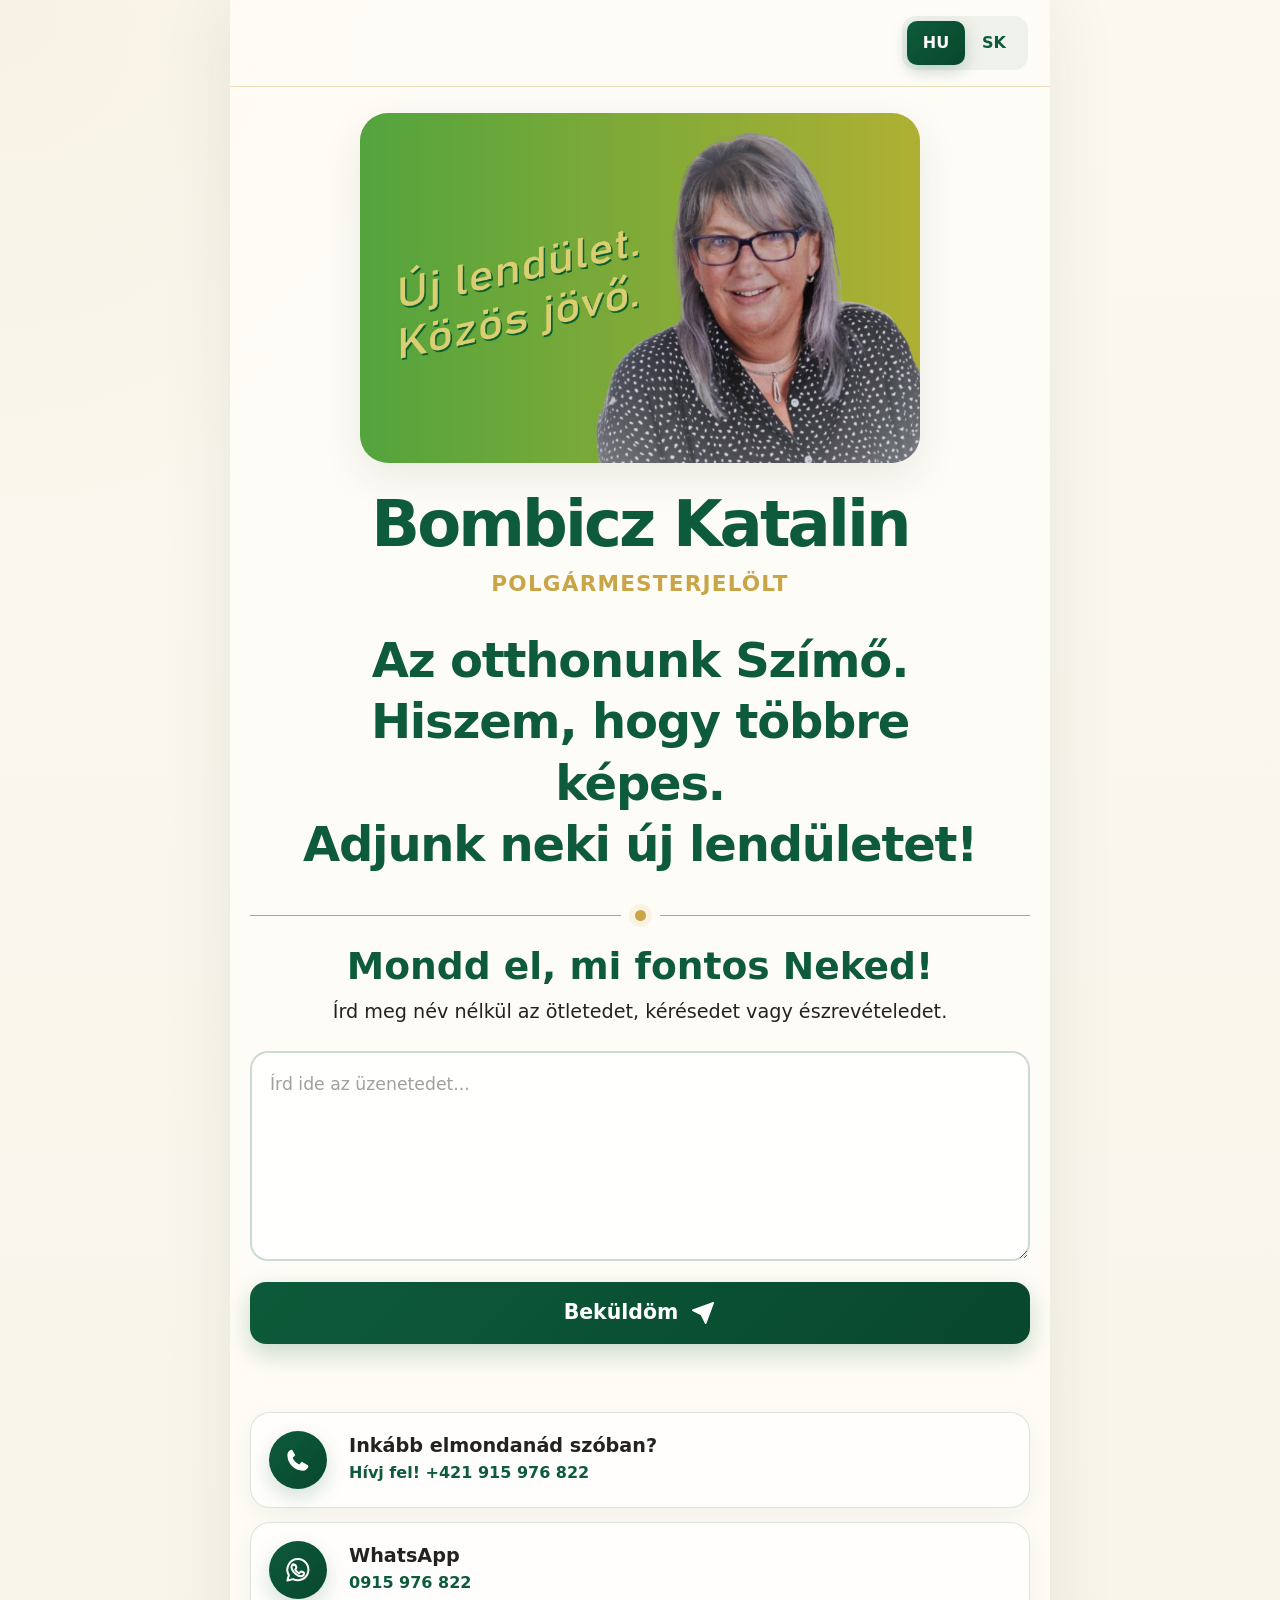
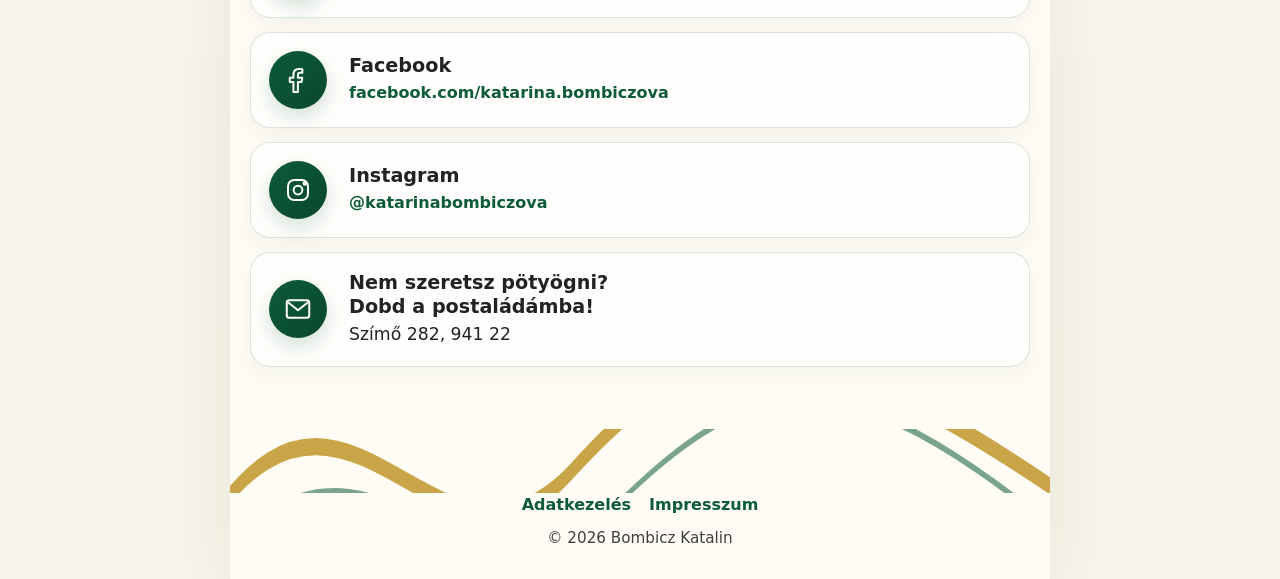
<file: index.html>
<!DOCTYPE html>
<html lang="hu">
<head>
  <meta charset="UTF-8">
  <meta name="viewport" content="width=device-width, initial-scale=1.0">
  <meta name="theme-color" content="#0d5b3a">
  <meta name="description" content="Bombicz Katalin polgármesterjelölt kampányoldala.">
  <title>Bombicz Katalin | Polgármesterjelölt</title>
  <link rel="stylesheet" href="style.css">
</head>

<body>
  <div class="page-shell">
    <header class="topbar">
      <div class="language-switch" aria-label="Nyelvválasztó">
        <span class="language-slider" aria-hidden="true"></span>

        <button
          class="language-button active"
          type="button"
          data-language="hu"
          aria-pressed="true"
        >
          HU
        </button>

        <button
          class="language-button"
          type="button"
          data-language="sk"
          aria-pressed="false"
        >
          SK
        </button>
      </div>
    </header>

    <main id="page-content" class="page-content">
      <section class="hero">
        <!--
          PORTRÉ CSERÉJE

          1. Másold be a valódi képet az assets mappába portrait.jpg néven.
          2. Az alábbi src értékét ne kelljen módosítanod.
        -->
        <div class="portrait-frame">
          <img
            src="assets/portrait-placeholder.svg"
            data-placeholder-src="assets/portrait-placeholder.svg"
            data-portrait-src="assets/portrait.jpg"
            alt="Bombicz Katalin portréja"
            id="portrait-image"
          >
        </div>

        <h1 data-i18n="name">Bombicz Katalin</h1>
        <p class="role" data-i18n="role">Polgármesterjelölt</p>

        <div class="intro-lines" aria-label="Bemutatkozó üzenet">
          <p data-i18n="intro1">Az otthonunk Szímő.</p>
          <p data-i18n="intro2">Hiszem, hogy többre képes.</p>
          <p data-i18n="intro3">Adjunk neki új lendületet!</p>
        </div>
      </section>

      <div class="section-divider" aria-hidden="true">
        <span></span>
      </div>

      <section class="feedback-section">
        <h2 data-i18n="feedbackTitle">Mondd el, mi fontos Neked!</h2>

        <p class="section-lead" data-i18n="feedbackLead">
          Írd meg név nélkül az ötletedet, kérésedet vagy észrevételedet.
        </p>

        <form id="feedback-form" novalidate>
          <label class="sr-only" for="message" data-i18n="messageLabel">
            Üzenet
          </label>

          <textarea
            id="message"
            name="message"
            maxlength="3000"
            required
            data-i18n-placeholder="messagePlaceholder"
            placeholder="Írd ide az üzenetedet..."
          ></textarea>

          <input
            class="honeypot"
            type="text"
            name="_gotcha"
            tabindex="-1"
            autocomplete="off"
            aria-hidden="true"
          >

          <button id="submit-button" class="submit-button" type="submit">
            <span data-i18n="submit">Beküldöm</span>

            <svg viewBox="0 0 24 24" aria-hidden="true">
              <path
                d="M21.5 2.5 10.5 13.5M21.5 2.5l-7 19-4-8-8-4 19-7Z"
                fill="currentColor"
                stroke="currentColor"
                stroke-width="1.4"
                stroke-linecap="round"
                stroke-linejoin="round"
              />
            </svg>
          </button>

          <p
            id="status-message"
            class="status-message"
            role="status"
            aria-live="polite"
          ></p>
        </form>
      </section>

      <section class="contact-list" aria-label="Kapcsolat">
        <article class="contact-card">
          <div class="contact-icon" aria-hidden="true">
            <svg viewBox="0 0 24 24">
              <path
                d="M7.2 3.5 9.8 8.1l-2.1 2c1.1 2.4 2.9 4.3 5.3 5.4l2-2.1 4.6 2.6c.6.4.8 1.1.5 1.8-.7 1.6-2.3 2.7-4.1 2.7C9.1 20.5 3.5 14.9 3.5 8c0-1.8 1.1-3.4 2.7-4.1.6-.3 1.3-.1 1 .4Z"
              />
            </svg>
          </div>

          <div>
            <h3 data-i18n="phoneTitle">
              Inkább elmondanád szóban?
            </h3>

            <a class="contact-link" href="tel:+421915976822">
              <span data-i18n="phoneAction">Hívj fel!</span>
              <span> +421 915 976 822</span>
            </a>
          </div>
        </article>

        <article class="contact-card">
          <div class="contact-icon" aria-hidden="true">
            <svg viewBox="0 0 24 24">
              <path d="M12 3.2a8.5 8.5 0 0 0-7.3 12.9L3.5 20.5l4.5-1.2A8.5 8.5 0 1 0 12 3.2Z"></path>
              <path d="M8.4 8.1c.2-.4.4-.4.7-.4h.5c.2 0 .3.1.4.4l.7 1.7c.1.3.1.5-.1.7l-.6.7c-.2.2-.2.4-.1.6.6 1.2 1.5 2.1 2.7 2.7.2.1.4.1.6-.1l.8-1c.2-.2.4-.3.7-.2l1.8.8c.3.1.4.3.4.5 0 .5-.2 1.3-.6 1.7-.5.5-1.2.8-2 .8-1.1 0-2.7-.5-4.4-2-1.4-1.2-2.4-2.7-2.8-3.9-.4-1.1-.4-2.2.1-2.9.3-.5.7-.8 1.2-.8Z"></path>
            </svg>
          </div>

          <div>
            <h3>WhatsApp</h3>
            <a
              class="contact-link"
              href="https://wa.me/421918976822"
              target="_blank"
              rel="noopener noreferrer"
            >
              0915 976 822
            </a>
          </div>
        </article>

        <article class="contact-card">
          <div class="contact-icon" aria-hidden="true">
            <svg viewBox="0 0 24 24">
              <path d="M14.1 8.2h2.5V4.4c-.4-.1-1.9-.2-3.6-.2-3.5 0-5.9 2.1-5.9 6.1v3.4H3.2V18h3.9v10.8h4.8V18h4l.6-4.3h-4.6v-3c0-1.3.4-2.5 2.2-2.5Z" transform="scale(.75) translate(4 0)"></path>
            </svg>
          </div>

          <div>
            <h3>Facebook</h3>
            <a
              class="contact-link contact-link-wrap"
              href="https://www.facebook.com/katarina.bombiczova"
              target="_blank"
              rel="noopener noreferrer"
            >
              facebook.com/katarina.bombiczova
            </a>
          </div>
        </article>

        <article class="contact-card">
          <div class="contact-icon" aria-hidden="true">
            <svg viewBox="0 0 24 24">
              <rect x="4" y="4" width="16" height="16" rx="5"></rect>
              <circle cx="12" cy="12" r="3.5"></circle>
              <circle cx="17.4" cy="6.7" r="1"></circle>
            </svg>
          </div>

          <div>
            <h3>Instagram</h3>
            <a
              class="contact-link"
              href="https://www.instagram.com/katarinabombiczova/"
              target="_blank"
              rel="noopener noreferrer"
            >
              @katarinabombiczova
            </a>
          </div>
        </article>

        <article class="contact-card">
          <div class="contact-icon" aria-hidden="true">
            <svg viewBox="0 0 24 24">
              <rect x="3" y="5" width="18" height="14" rx="2"></rect>
              <path d="m4.5 7 7.5 6 7.5-6"></path>
            </svg>
          </div>

          <div>
            <h3>
              <span data-i18n="mailTitle1">Nem szeretsz pötyögni?</span><br>
              <span data-i18n="mailTitle2">Dobd a postaládámba!</span>
            </h3>

            <p data-i18n="address">
              Szímő 282, 941 22
            </p>
          </div>
        </article>
      </section>
    </main>

    <footer>
      <img
        class="footer-line"
        src="assets/footer-line.svg"
        alt=""
        aria-hidden="true"
      >

      <nav class="footer-links" aria-label="Jogi információk">
        <a href="privacy.html" data-i18n="privacy">Adatkezelés</a>
        <a href="imprint.html" data-i18n="imprint">Impresszum</a>
      </nav>

      <p class="copyright">
        © <span id="year"></span> Bombicz Katalin
      </p>
    </footer>
  </div>

  <script src="translations.js"></script>
  <script src="script.js"></script>
</body>
</html>
</file>
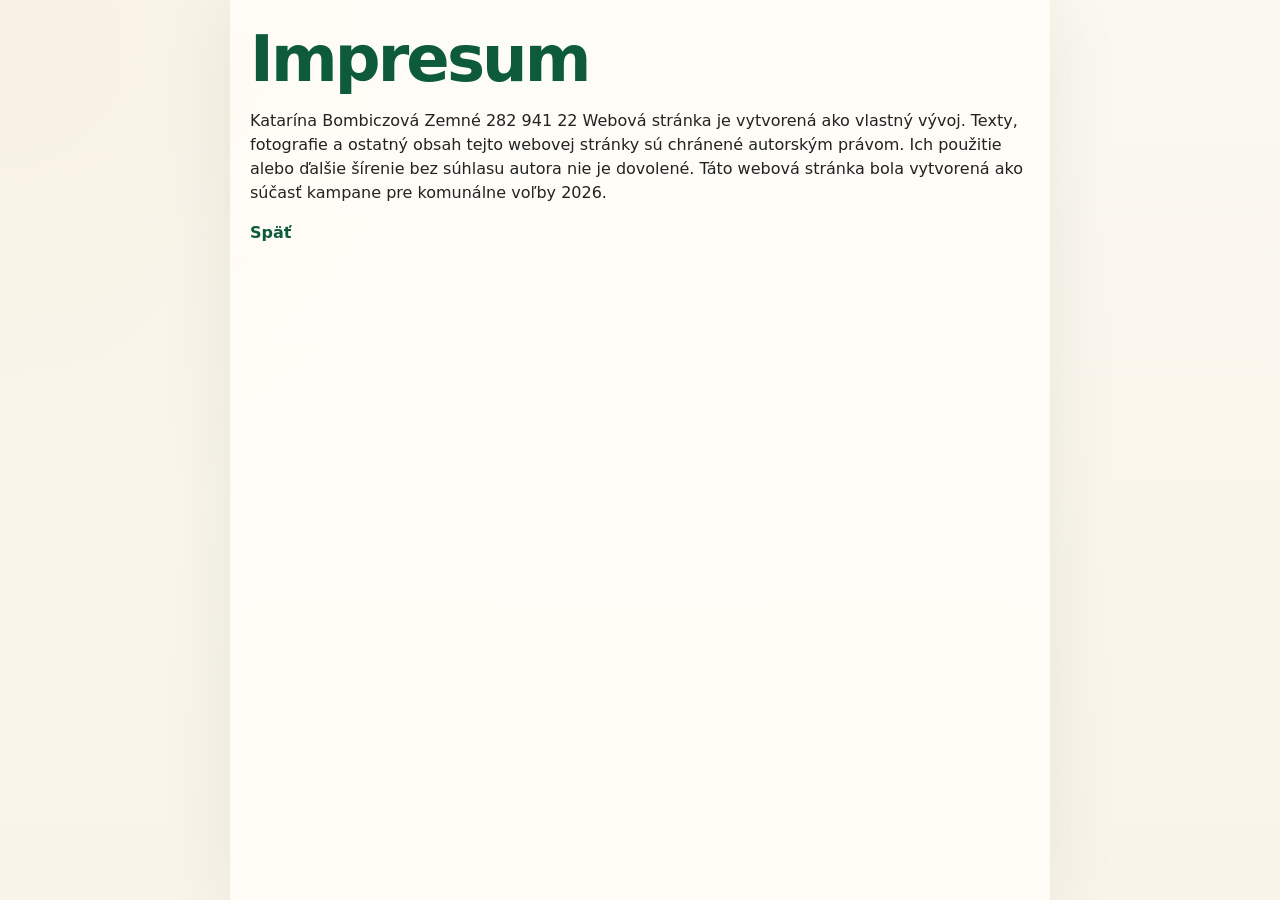
<file: imprint.html>
<!DOCTYPE html>
<html lang="hu">
<head>
  <meta charset="UTF-8">
  <meta name="viewport" content="width=device-width, initial-scale=1.0">
  <title>Impresum</title>
  <link rel="stylesheet" href="style.css">
</head>
<body>
  <div class="page-shell">
    <main class="page-content">
      <h1>Impresum</h1>
      <p>
        

        Katarína Bombiczová
        

        Zemné 282
        941 22
		
		Webová stránka je vytvorená ako vlastný vývoj.
		
		Texty, fotografie a ostatný obsah tejto webovej stránky sú chránené autorským právom. Ich použitie alebo ďalšie šírenie bez súhlasu autora nie je dovolené.
		
		Táto webová stránka bola vytvorená ako súčasť kampane pre komunálne voľby 2026.
		
      </p>
      <p><a class="contact-link" href="index.html">Späť</a></p>
    </main>
  </div>
</body>
</html>
</file>
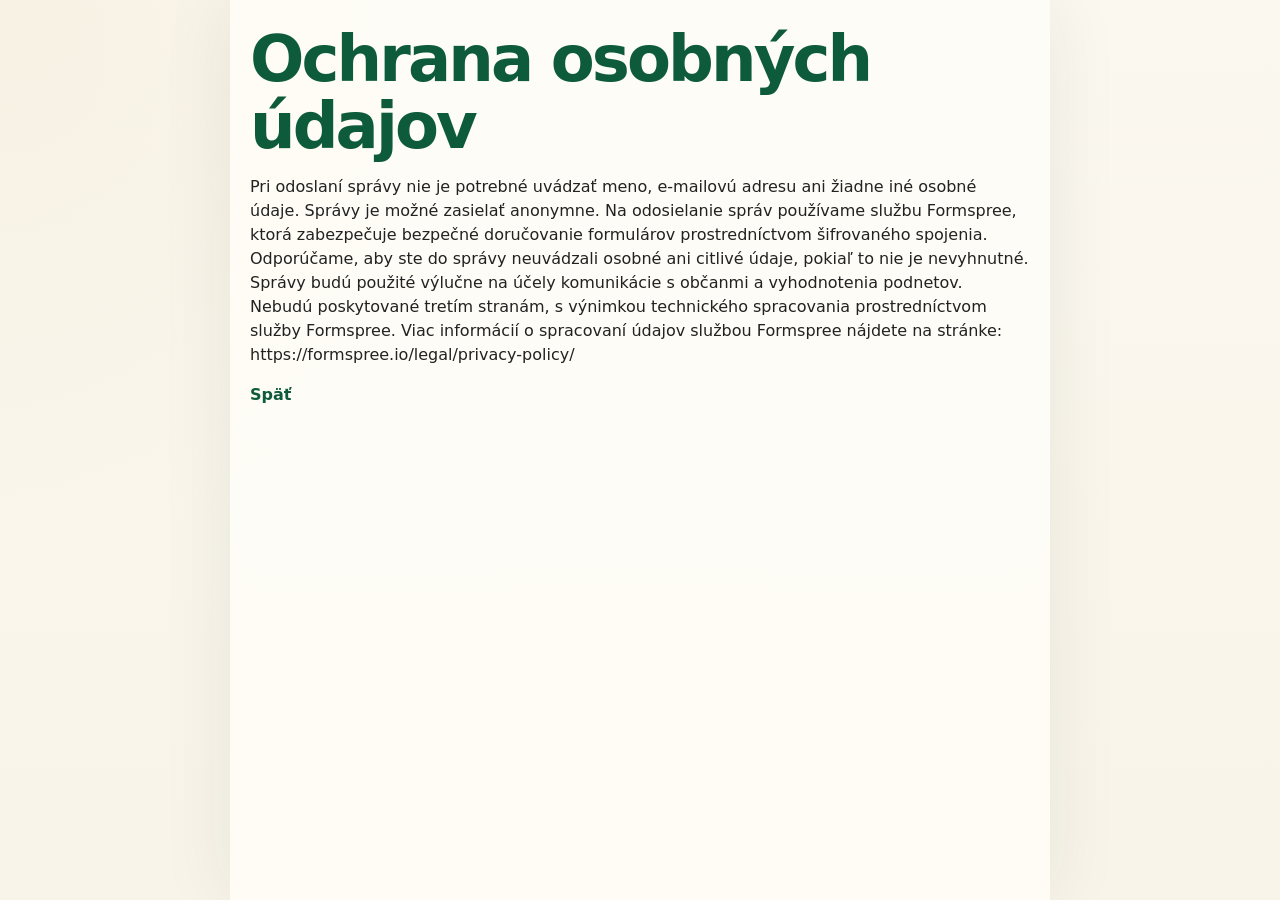
<file: privacy.html>
<!DOCTYPE html>
<html lang="hu">
<head>
  <meta charset="UTF-8">
  <meta name="viewport" content="width=device-width, initial-scale=1.0">
  <title>Adatkezelés</title>
  <link rel="stylesheet" href="style.css">
</head>
<body>
  <div class="page-shell">
    <main class="page-content">
      <h1>Ochrana osobných údajov</h1>
      <p>
        Pri odoslaní správy nie je potrebné uvádzať meno, e-mailovú adresu ani žiadne iné osobné údaje. Správy je možné zasielať anonymne.
		
		Na odosielanie správ používame službu Formspree, ktorá zabezpečuje bezpečné doručovanie formulárov prostredníctvom šifrovaného spojenia.
		
		Odporúčame, aby ste do správy neuvádzali osobné ani citlivé údaje, pokiaľ to nie je nevyhnutné.
		
		Správy budú použité výlučne na účely komunikácie s občanmi a vyhodnotenia podnetov. Nebudú poskytované tretím stranám, s výnimkou technického spracovania prostredníctvom služby Formspree.
		
		Viac informácií o spracovaní údajov službou Formspree nájdete na stránke: https://formspree.io/legal/privacy-policy/
      </p>
      <p><a class="contact-link" href="index.html">Späť</a></p>
    </main>
  </div>
</body>
</html>
</file>
<file: style.css>
:root {
  --green: #0d5b3a;
  --green-dark: #08472d;
  --gold: #c9a548;
  --cream: #f8f4e9;
  --paper: #fffdf8;
  --text: #222222;
  --muted: #777777;
  --line: rgba(13, 91, 58, 0.15);
  --shadow: 0 14px 40px rgba(33, 43, 35, 0.09);
  --radius: 24px;
}

* {
  box-sizing: border-box;
}

html {
  scroll-behavior: smooth;
}

body {
  margin: 0;
  color: var(--text);
  background:
    radial-gradient(
      circle at top left,
      rgba(201, 165, 72, 0.08),
      transparent 34rem
    ),
    linear-gradient(180deg, #fbf8f0 0%, var(--cream) 100%);
  font-family:
    Inter,
    ui-sans-serif,
    system-ui,
    -apple-system,
    BlinkMacSystemFont,
    "Segoe UI",
    sans-serif;
  line-height: 1.5;
}

button,
textarea,
input {
  font: inherit;
}

a {
  color: inherit;
}

.page-shell {
  width: min(100%, 820px);
  min-height: 100vh;
  margin: 0 auto;
  background: rgba(255, 253, 248, 0.88);
  box-shadow: 0 0 70px rgba(27, 38, 31, 0.08);
  overflow: hidden;
}

.topbar {
  display: flex;
  justify-content: flex-end;
  align-items: center;
  min-height: 74px;
  padding: 16px 22px;
  border-bottom: 1px solid rgba(201, 165, 72, 0.35);
  backdrop-filter: blur(10px);
}

.language-switch {
  position: relative;
  display: grid;
  grid-template-columns: repeat(2, 58px);
  padding: 5px;
  border-radius: 14px;
  background: rgba(13, 91, 58, 0.06);
}

.language-slider {
  position: absolute;
  top: 5px;
  left: 5px;
  width: 58px;
  height: calc(100% - 10px);
  border-radius: 10px;
  background: linear-gradient(135deg, var(--green), var(--green-dark));
  box-shadow: 0 6px 16px rgba(13, 91, 58, 0.23);
  transition: transform 180ms ease;
}

.language-switch[data-active-language="sk"] .language-slider {
  transform: translateX(58px);
}

.language-button {
  position: relative;
  z-index: 1;
  min-width: 58px;
  border: 0;
  border-radius: 10px;
  padding: 10px 15px;
  color: var(--green);
  background: transparent;
  font-weight: 800;
  cursor: pointer;
  transition: color 180ms ease;
}

.language-button.active {
  color: #ffffff;
}

.language-button:focus-visible {
  outline: 3px solid rgba(201, 165, 72, 0.55);
  outline-offset: 2px;
}

.page-content {
  padding: 26px 20px 0;
  opacity: 1;
  transform: translateY(0);
  transition:
    opacity 190ms ease,
    transform 190ms ease;
}

.page-content.is-fading {
  opacity: 0;
  transform: translateY(4px);
}

.hero {
  text-align: center;
}

.portrait-frame {
  width: min(100%, 560px);
  aspect-ratio: 16 / 10;
  margin: 0 auto 28px;
  overflow: hidden;
  border-radius: 28px;
  background: #e5e5e5;
  box-shadow: var(--shadow);
}

.portrait-frame img {
  display: block;
  width: 100%;
  height: 100%;
  object-fit: cover;
}

h1 {
  margin: 0;
  color: var(--green);
  font-size: clamp(2.35rem, 8vw, 4rem);
  line-height: 1.04;
  letter-spacing: -0.045em;
}

.role {
  margin: 10px 0 30px;
  color: var(--gold);
  font-size: clamp(1rem, 3.7vw, 1.35rem);
  font-weight: 700;
  text-transform: uppercase;
  letter-spacing: 0.055em;
}

.intro-lines {
  max-width: 680px;
  margin: 0 auto;
  color: var(--green);
  font-size: clamp(1.75rem, 6.2vw, 3rem);
  font-weight: 800;
  line-height: 1.28;
  letter-spacing: -0.025em;
}

.intro-lines p {
  margin: 0;
}

.section-divider {
  display: flex;
  align-items: center;
  gap: 14px;
  margin: 34px 0 24px;
}

.section-divider::before,
.section-divider::after {
  content: "";
  height: 1px;
  flex: 1;
  background: var(--gold);
}

.section-divider span {
  width: 11px;
  height: 11px;
  border-radius: 999px;
  background: var(--gold);
  box-shadow: 0 0 0 6px rgba(201, 165, 72, 0.1);
}

.feedback-section {
  text-align: center;
}

.feedback-section h2 {
  margin: 0;
  color: var(--green);
  font-size: clamp(1.65rem, 5vw, 2.35rem);
  line-height: 1.15;
}

.section-lead {
  max-width: 690px;
  margin: 10px auto 24px;
  font-size: clamp(1rem, 3.6vw, 1.2rem);
}

#feedback-form {
  text-align: left;
}

textarea {
  width: 100%;
  min-height: 210px;
  resize: vertical;
  border: 2px solid rgba(13, 91, 58, 0.22);
  border-radius: 18px;
  padding: 18px;
  color: var(--text);
  background: rgba(255, 255, 255, 0.82);
  font-size: 1.08rem;
  line-height: 1.55;
  outline: none;
  transition:
    border-color 180ms ease,
    box-shadow 180ms ease;
}

textarea:focus {
  border-color: var(--green);
  box-shadow: 0 0 0 5px rgba(13, 91, 58, 0.1);
}

textarea::placeholder {
  color: #a0a0a0;
}

.submit-button {
  display: flex;
  justify-content: center;
  align-items: center;
  gap: 12px;
  width: 100%;
  min-height: 62px;
  margin-top: 14px;
  border: 0;
  border-radius: 16px;
  color: #ffffff;
  background: linear-gradient(135deg, var(--green), var(--green-dark));
  box-shadow: 0 10px 24px rgba(13, 91, 58, 0.22);
  font-size: 1.28rem;
  font-weight: 800;
  cursor: pointer;
  transition:
    transform 180ms ease,
    box-shadow 180ms ease,
    opacity 180ms ease;
}

.submit-button:hover {
  transform: translateY(-1px);
  box-shadow: 0 14px 30px rgba(13, 91, 58, 0.26);
}

.submit-button:active {
  transform: translateY(0);
}

.submit-button:disabled {
  cursor: wait;
  opacity: 0.72;
  transform: none;
}

.submit-button svg {
  width: 26px;
  height: 26px;
}

.status-message {
  min-height: 1.5em;
  margin: 12px 0 0;
  text-align: center;
  font-weight: 700;
}

.status-message.success {
  color: var(--green);
}

.status-message.error {
  color: #a52828;
}

.contact-list {
  display: grid;
  gap: 14px;
  margin-top: 32px;
}

.contact-card {
  display: grid;
  grid-template-columns: 64px minmax(0, 1fr);
  gap: 16px;
  align-items: center;
  padding: 18px;
  border: 1px solid var(--line);
  border-radius: 20px;
  background: rgba(255, 255, 255, 0.66);
  box-shadow: 0 8px 26px rgba(27, 38, 31, 0.05);
}

.contact-icon {
  display: grid;
  place-items: center;
  width: 58px;
  height: 58px;
  border-radius: 50%;
  color: #ffffff;
  background: linear-gradient(135deg, var(--green), var(--green-dark));
  box-shadow: 0 8px 20px rgba(13, 91, 58, 0.18);
}

.contact-icon svg {
  width: 30px;
  height: 30px;
  fill: none;
  stroke: currentColor;
  stroke-width: 2;
  stroke-linecap: round;
  stroke-linejoin: round;
}

.contact-card:first-child .contact-icon svg {
  fill: currentColor;
  stroke: none;
}

.contact-card h3 {
  margin: 0 0 3px;
  font-size: 1.2rem;
  line-height: 1.25;
}

.contact-card p {
  margin: 0;
  font-size: 1.08rem;
}

.contact-link {
  color: var(--green);
  font-weight: 700;
  text-decoration: none;
}

.contact-link:hover,
.contact-link:focus-visible {
  text-decoration: underline;
}

.contact-link-wrap {
  overflow-wrap: anywhere;
  word-break: break-word;
}

.contact-card .contact-icon svg path,
.contact-card .contact-icon svg rect,
.contact-card .contact-icon svg circle {
  vector-effect: non-scaling-stroke;
}

footer {
  position: relative;
  margin-top: 44px;
  padding: 82px 20px 30px;
  text-align: center;
  color: var(--green);
  overflow: hidden;
}

.footer-line {
  position: absolute;
  left: 0;
  top: 18px;
  width: 100%;
  height: 64px;
  object-fit: cover;
}

.footer-links {
  display: flex;
  flex-wrap: wrap;
  justify-content: center;
  gap: 8px 18px;
  margin-bottom: 10px;
}

.footer-links a {
  color: var(--green);
  font-weight: 700;
  text-decoration: none;
}

.footer-links a:hover {
  text-decoration: underline;
}

.copyright {
  margin: 0;
  color: #3f3f3f;
  font-size: 0.95rem;
}

.sr-only {
  position: absolute;
  width: 1px;
  height: 1px;
  padding: 0;
  margin: -1px;
  overflow: hidden;
  clip: rect(0, 0, 0, 0);
  white-space: nowrap;
  border: 0;
}

.honeypot {
  position: absolute;
  left: -9999px;
}

@media (max-width: 560px) {
  .topbar {
    min-height: 68px;
    padding-inline: 14px;
  }

  .page-content {
    padding-inline: 14px;
  }

  .portrait-frame {
    border-radius: 22px;
  }

  .intro-lines {
    font-size: clamp(1.55rem, 7vw, 2.15rem);
  }

  .contact-card {
    grid-template-columns: 54px minmax(0, 1fr);
    gap: 12px;
    padding: 15px;
  }

  .contact-icon {
    width: 50px;
    height: 50px;
  }

  .contact-card h3 {
    font-size: 1.05rem;
  }

  .contact-card p {
    font-size: 1rem;
  }
}

@media (prefers-reduced-motion: reduce) {
  *,
  *::before,
  *::after {
    scroll-behavior: auto !important;
    transition: none !important;
  }
}
</file>
